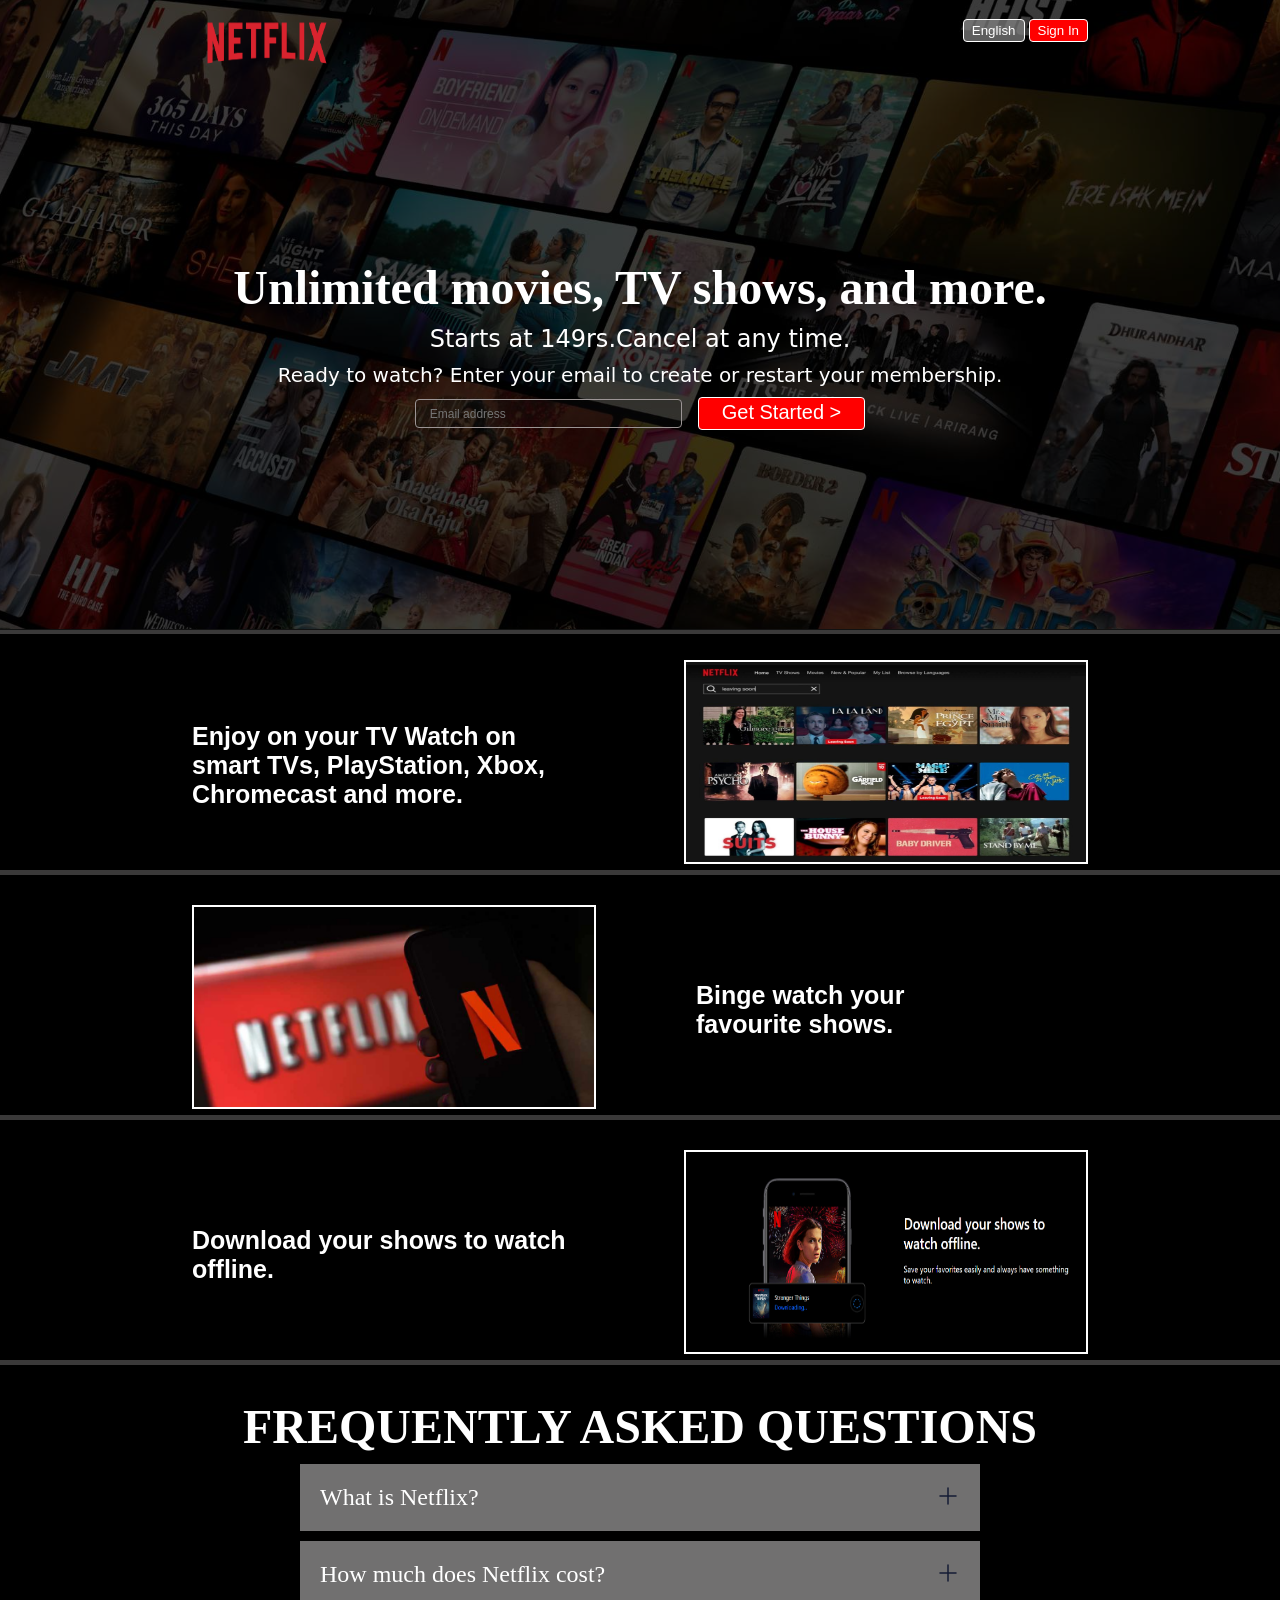
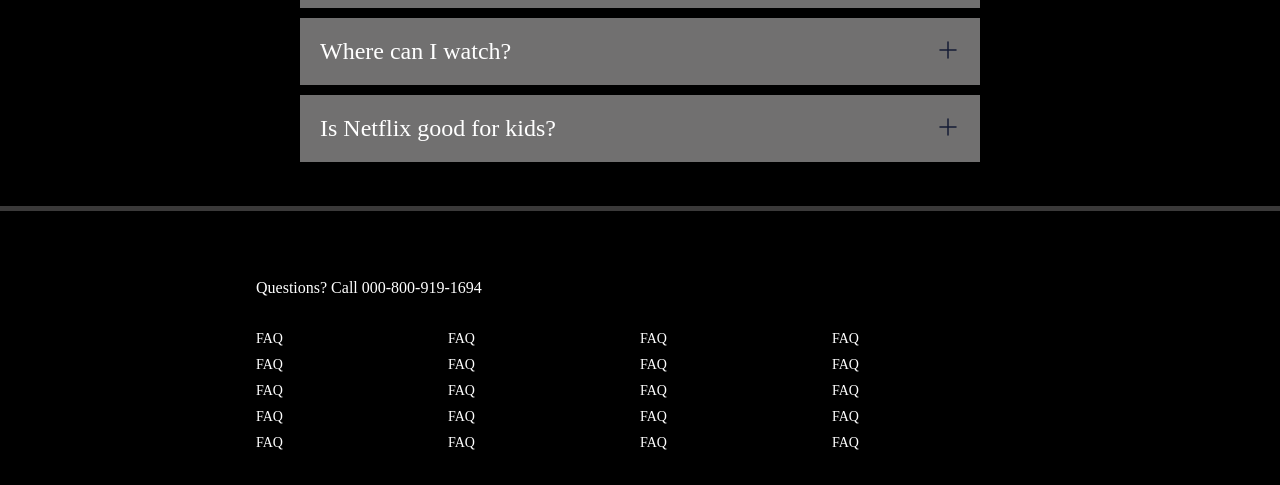
<file: index.html>
<!DOCTYPE html>
<html lang="en">
<head>
    <meta charset="UTF-8">
    <meta name="viewport" content="width=device-width, initial-scale=1.0">
    <title>Document</title>
    <link rel="stylesheet" href="style.css">
</head>
<body>
    
   <div class="main"> 
    <nav>
        <span><img src="assets/images/Netflix_Logo_PMS.png" alt="Netflix" width="150px"></span>
         <div class="flex">
            <button class="btn">English</button>
            <button class="btn btnred-sm">Sign In</button>
         </div>
    </nav>
        <div class="box">
        </div>
        <div class="hero">
            <span>
            Unlimited movies, TV shows, and more.
            </span>
            <span>
            Starts at 149rs.Cancel at any time.
            </span>
            <span> 
            Ready to watch? Enter your email to create or restart your membership.
            </span>
            <div class="hero-buttons">
                <input type="text" placeholder="Email address">
                <button class="btn btn-red">Get Started &gt;
                </button>
            </div>

        </div>
        <div class="line"></div>
    </div>
    <section class="first">
      <div>
        Enjoy on your TV Watch on smart TVs, PlayStation, Xbox, Chromecast and more.
      </div>
      <div class="secImg">
          <img src="assets/images/shows.jpeg" alt="Shows">
      </div>
    </section>
     <div class="line"></div>
      <section class="first">
      <div class="secImg">
       <img src="assets/images/lodu.jpg" alt="Netflix">
      </div>
        Binge watch your favourite shows.
       <div>
    </section>
     <div class="line"></div>
     <section class="first">
      <div>
       Download your shows to watch offline.
      </div>
      <div class="secImg">
       <img src="assets/images/down.png" alt="Offline">
      </div>
    </section>
     <div class="line"></div>
   <section class="faq">
<h2> FREQUENTLY ASKED QUESTIONS</h2>
<div class="faqbox">
  <span>What is Netflix?</span>
   <svg xmlns="http://www.w3.org/2000/svg" viewBox="0 0 24 24" width="24" height="24" color="currentColor" fill="none" stroke="#141B34" stroke-width="1.5" stroke-linecap="round" stroke-linejoin="round">
    <path d="M12 4V20M20 12H4" />
</svg>
</div>
<div class="faqbox">
  <span>How much  does Netflix cost?</span>
   <svg xmlns="http://www.w3.org/2000/svg" viewBox="0 0 24 24" width="24" height="24" color="currentColor" fill="none" stroke="#141B34" stroke-width="1.5" stroke-linecap="round" stroke-linejoin="round">
    <path d="M12 4V20M20 12H4" />
</svg>
</div>
<div class="faqbox">
  <span>Where can I watch?</span>
   <svg xmlns="http://www.w3.org/2000/svg" viewBox="0 0 24 24" width="24" height="24" color="currentColor" fill="none" stroke="#141B34" stroke-width="1.5" stroke-linecap="round" stroke-linejoin="round">
    <path d="M12 4V20M20 12H4" />
</svg>
</div>
<div class="faqbox">
  <span>Is Netflix good for kids?</span>
   <svg xmlns="http://www.w3.org/2000/svg" viewBox="0 0 24 24" width="24" height="24" color="currentColor" fill="none" stroke="#141B34" stroke-width="1.5" stroke-linecap="round" stroke-linejoin="round">
    <path d="M12 4V20M20 12H4" />
</svg>
</div>
   </section>
    <div class="line"></div>
    <footer>
      <div class="questions"> Questions? Call 000-800-919-1694</div>   
        <div class="footer"> 
      <div class="footer-item">
        <a href="faq">FAQ</a>
         <a href="faq">FAQ</a>
          <a href="faq">FAQ</a>
           <a href="faq">FAQ</a>
            <a href="faq">FAQ</a>
      </div>
        <div class="footer-item">
       <a href="faq">FAQ</a>
         <a href="faq">FAQ</a>
          <a href="faq">FAQ</a>
           <a href="faq">FAQ</a>
            <a href="faq">FAQ</a>
        </div>
         <div class="footer-item">
        <a href="faq">FAQ</a>
         <a href="faq">FAQ</a>
          <a href="faq">FAQ</a>
           <a href="faq">FAQ</a>
            <a href="faq">FAQ</a>
      </div>
        <div class="footer-item">
       <a href="faq">FAQ</a>
         <a href="faq">FAQ</a>
          <a href="faq">FAQ</a>
           <a href="faq">FAQ</a>
            <a href="faq">FAQ</a>
        </div> 
      </div>
    </footer>
</body>
</html>
</file>
<file: style.css>
* {
  margin: 0;
  padding: 0;
}
body {
  background-color: black;
}
nav {
  display: flex;
  justify-content: space-between;
  align-items: center;
  max-width: 70vw;
  margin: auto;
  height: 60px;
}
nav img {
  height: 80px;
  position: relative;
  z-index: 15;
  margin-top: 30px;
}
nav button {
  position: relative;
  z-index: 15;
}
.main {
  background-image: url(assets/images/IN-en-20260323-TRIFECTA-perspective_0b8c8e4e-71ee-48bd-8_002.jpg);
  height: 70vh;
  background-position: center center;
  background-size: max(1400px, 100vw);
  background-repeat: no-repeat;
  position: relative;
}
.main .box {
  height: 70vh;
  width: 100%;
  opacity: 0.69;
  background-color: black;
  position: absolute;
  top: 0;
}
.hero {
  font-family:
    system-ui,
    -apple-system,
    BlinkMacSystemFont,
    "Segoe UI",
    Roboto,
    Oxygen,
    Ubuntu,
    Cantarell,
    "Open Sans",
    "Helvetica Neue",
    sans-serif;
  height: calc(100% - 61px);
  display: flex;
  flex-direction: column;
  justify-content: center;
  align-items: center;
  color: white;
  position: relative;
  padding: 0 30px;
  gap: 10px;
}
.hero > :nth-child(1) {
  font-family: "poppins";
  font-weight: bolder;
  font-size: 48px;
  text-align: center;
}
.hero > :nth-child(2) {
  font-weight: 400;
  font-size: 24px;
  text-align: center;
}
.hero > :nth-child(3) {
  font-weight: 400;
  font-size: 20px;
  text-align: center;
}
.line {
  height: 5px;
  background-color: rgb(58, 57, 57);
  margin-top: 0px;
}
.btn {
  padding: 3px 8px;
  font-weight: 400;
  color: white;
  background-color: rgba(135, 135, 135, 0.698);
  border: 1px solid white;
  border-radius: 4px;
  cursor: pointer;
}
.btn-red {
  background-color: red;
  color: white;
  padding: 3px 23px 5px;
  font-size: 20px;
  border-radius: 4px;
  font-weight: 400;
}
.hero-buttons {
  display: flex;
  align-items: center;
  justify-content: center;
  gap: 16px;
}
.main input {
  padding: 7px 101px 6px 14px;
  font-size: 12px;
  border: 1px solid rgb(155, 148, 148);
  border-radius: 4px;
  color: white;
  background-color: rgba(23, 23, 23, 0.2);
}
.btnred-sm {
  background-color: red;
  color: white;
}
.first {
  display: flex;
  justify-content: center;
  align-items: center;
  max-width: 70vw;
  gap: 100px;
  margin: auto;
  color: white;
  margin-top: 30px;
  font-size: 25px;
  font-family:
    "Trebuchet MS", "Lucida Sans Unicode", "Lucida Grande", "Lucida Sans",
    Arial, sans-serif;
  font-weight: bolder;
}
iframe {
  height: 200px;
  width: 400px;
}
.secImg img {
  height: 200px;
  width: 400px;
  border: 2px solid white;
}
.faq h2{
  text-align: center;
  font-size: 48px;
}
.faq{
  background-color: black;
  color: white;
  padding: 34px;
}
.faqbox:hover{
  background-color: rgb(68, 63, 63);
}
.faqbox {
  transition: all 1s ease-out;
  display: flex;
  font-size: 24px;
  justify-content: space-between;
  background-color: rgb(113, 112, 112);
  padding: 20px;
  width: 100vw;
  max-width: 50vw;
  margin: 10px auto;
  cursor: pointer;

}
footer{
    color:white ;
    margin:auto;
   max-width: 60vw;
   padding:34px;
}
.questions{
  padding: 34px 0;
}
.footer a{
  text-decoration: none;
  color: white;
  font-size: 14px;
}
.footer{
  display: grid;
  grid-template-columns: 1fr 1fr 1fr 1fr;
  color: white;
  max-width: 60vw;
   
}
.footer-item{
  display: flex;
  flex-direction: column;
  gap: 10px;
}
</file>
